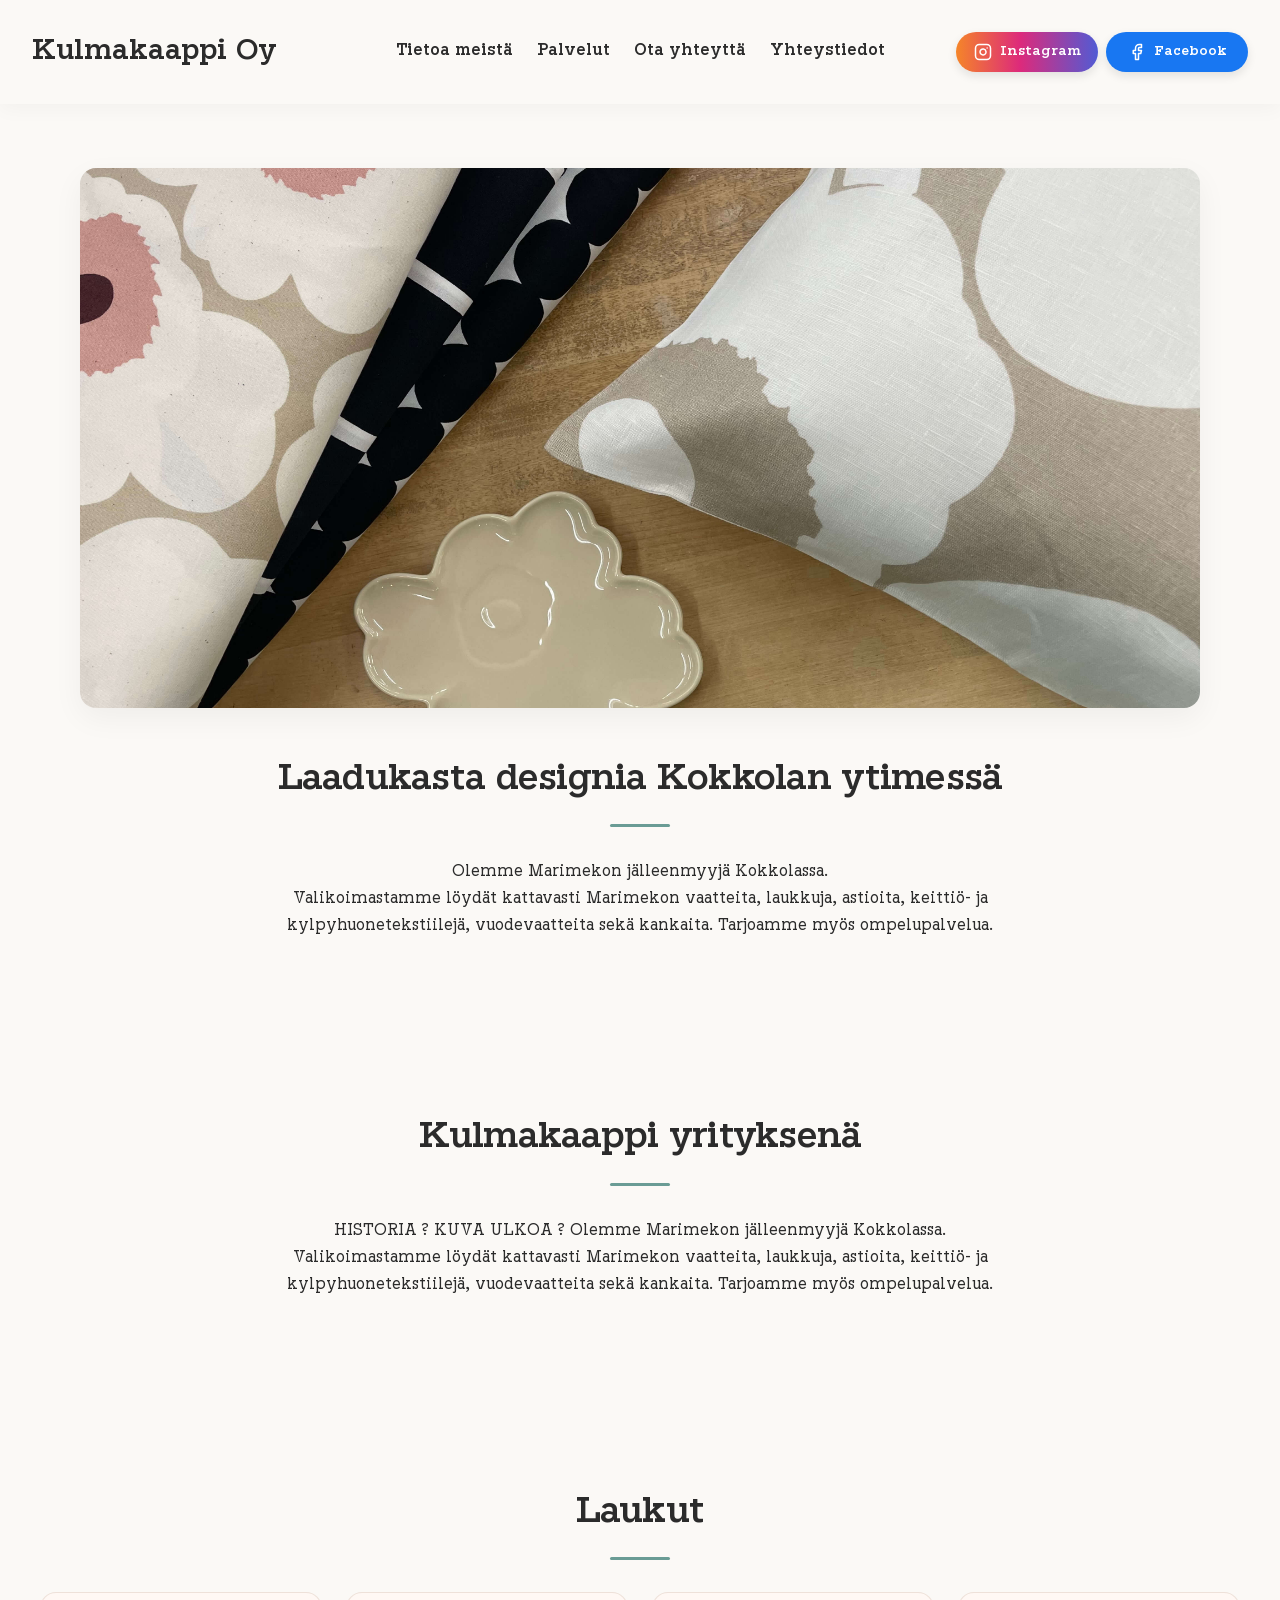
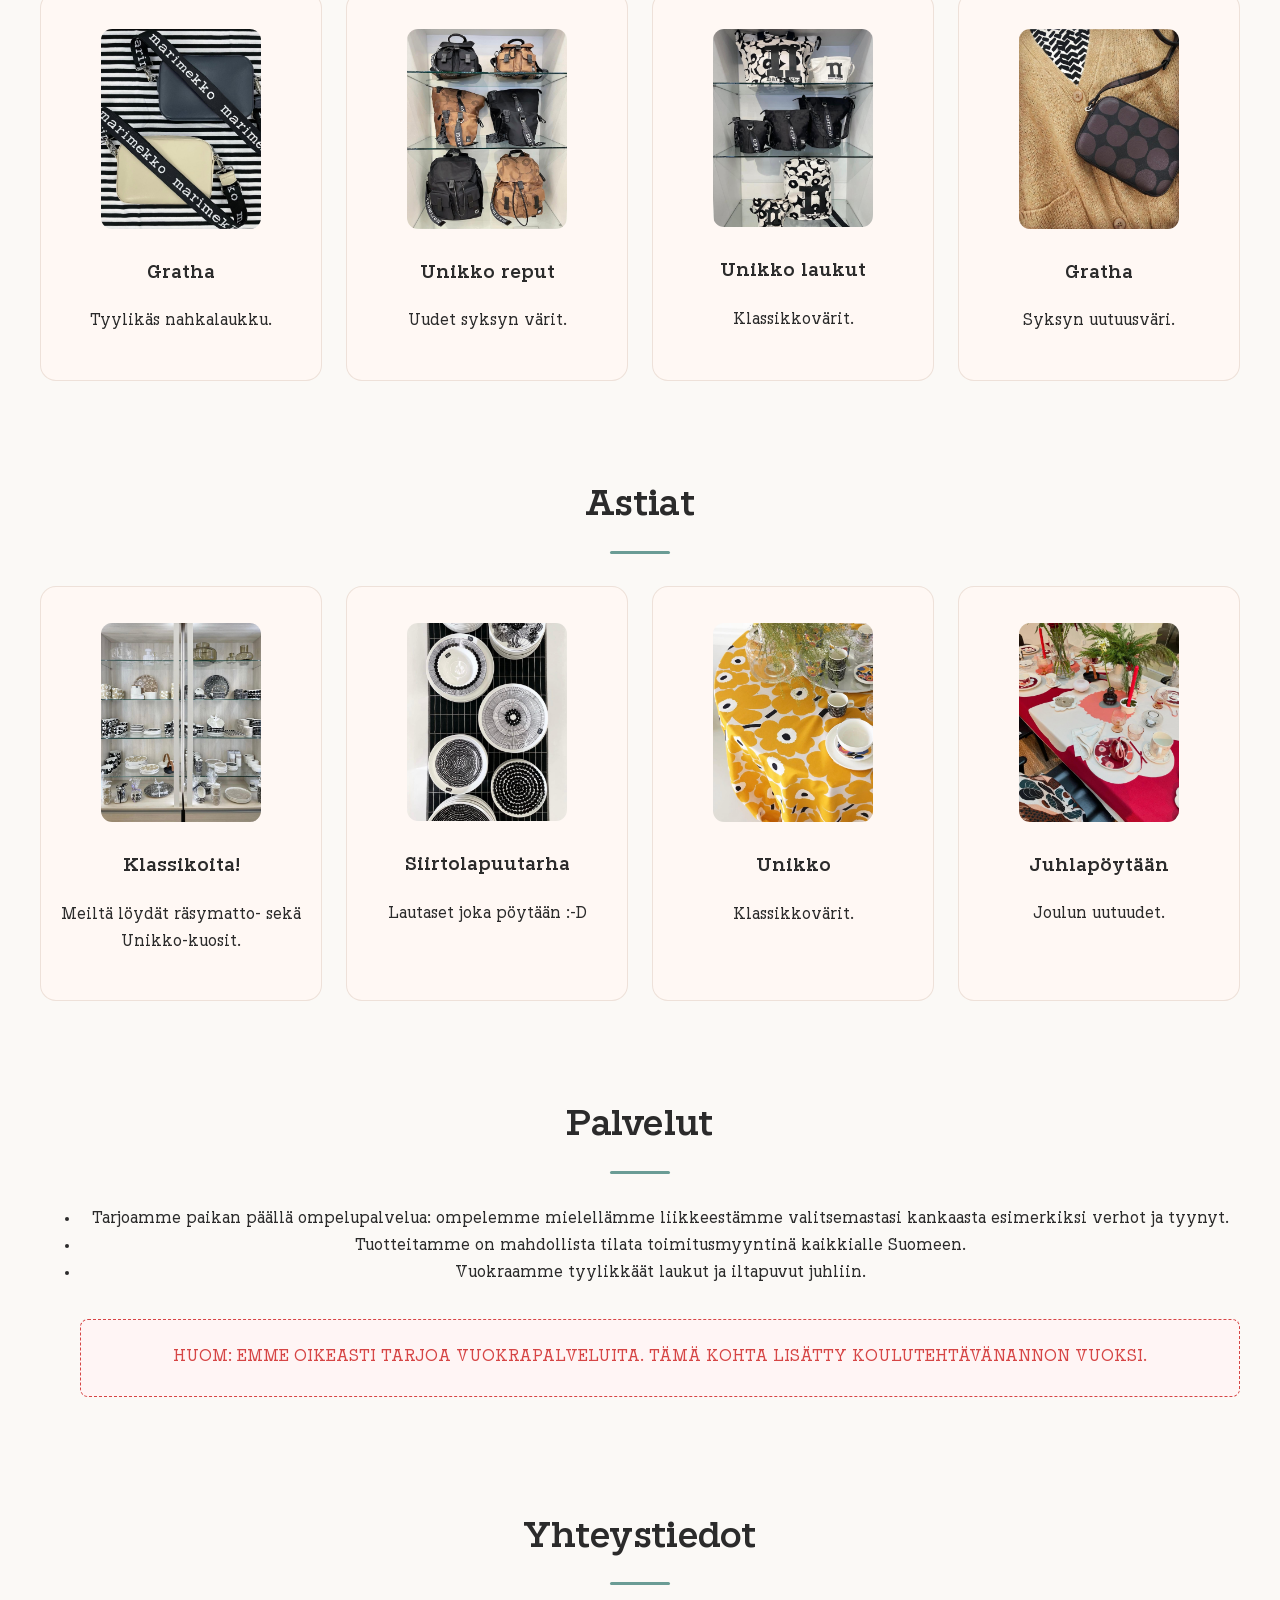
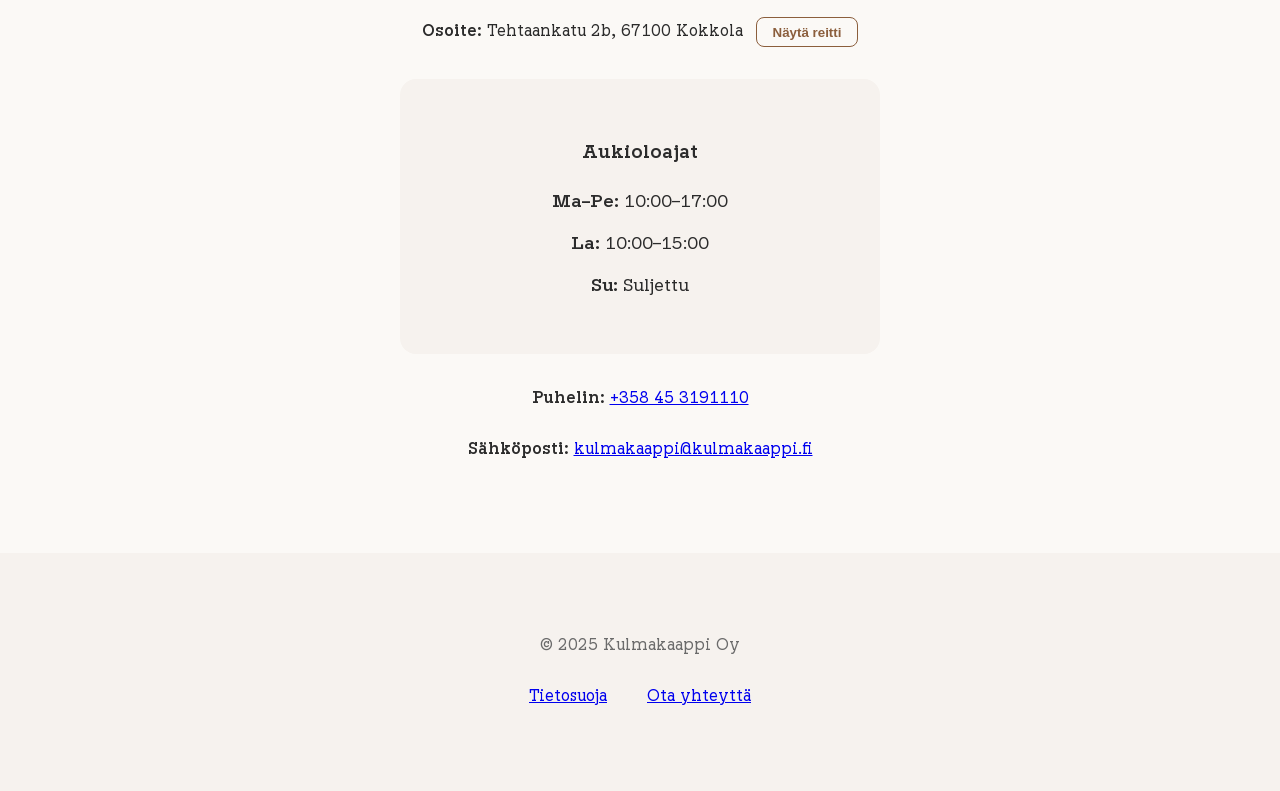
<file: index.html>
<!DOCTYPE html>
<html lang="fi">

<head>
    <meta charset="UTF-8" />
    <meta name="viewport" content="width=device-width, initial-scale=1.0" />
    <title>Kulmakaappi Oy - Etusivu</title>
    <link rel="stylesheet" href="style.css" />
</head>

<body>
    <header>
        <nav>
            <h1><a href="index.html" class="logo-link">Kulmakaappi Oy</a></h1>
            <ul>
                <li><a href="index.html#about">Tietoa meistä</a></li>
                <li><a href="index.html#features">Palvelut</a></li>
                <li><a href="lomake.html">Ota yhteyttä</a></li>
                <li><a href="#contact-info">Yhteystiedot</a></li>
            </ul>
            <div class="social-links">
                <!-- Instagram -->
                <a class="instagram-link" href="https://www.instagram.com/kulmakaappi_oy" target="_blank"
                    rel="noopener noreferrer">
                    <svg width="18" height="18" viewBox="0 0 24 24" fill="none" stroke="currentColor" stroke-width="2"
                        stroke-linecap="round" stroke-linejoin="round">
                        <rect x="2" y="2" width="20" height="20" rx="5" ry="5"></rect>
                        <path d="M16 11.37A4 4 0 1 1 12.63 8 4 4 0 0 1 16 11.37z"></path>
                        <line x1="17.5" y1="6.5" x2="17.51" y2="6.5"></line>
                    </svg>
                    <span class="social-text">Instagram</span>
                </a>

                <!-- Facebook -->
                <a class="facebook-link" href="https://www.facebook.com/p/Kulmakaappi-Oy-61572258723667/"
                    target="_blank" rel="noopener noreferrer">
                    <svg width="18" height="18" viewBox="0 0 24 24" fill="none" stroke="currentColor" stroke-width="2"
                        stroke-linecap="round" stroke-linejoin="round">
                        <path d="M18 2h-3a5 5 0 0 0-5 5v3H7v4h3v8h4v-8h3l1-4h-4V7a1 1 0 0 1 1-1h3z"></path>
                    </svg>
                    <span class="social-text">Facebook</span>
                </a>
            </div>
        </nav>
    </header>

    <main>
        <section id="hero">
            <div class="hero-media">
                <figure class="hero-image single-image">
                    <img src="kuvat/TestiVaaka.jpeg" alt="Ompelupöydän kangas ja tyynyt" loading="high" />
                </figure>
            </div>
            <div class="hero-content">
                <h2>Laadukasta designia Kokkolan ytimessä</h2>
                <p>Olemme Marimekon jälleenmyyjä Kokkolassa.<br>Valikoimastamme löydät kattavasti Marimekon vaatteita, laukkuja, astioita, keittiö- ja kylpyhuonetekstiilejä, vuodevaatteita sekä kankaita. Tarjoamme myös ompelupalvelua.</p>
            </div>
        </section>

        <section id="about">
            <h2>Kulmakaappi yrityksenä</h2>
            <p>HISTORIA ? KUVA ULKOA ? Olemme Marimekon jälleenmyyjä Kokkolassa.<br>Valikoimastamme löydät kattavasti Marimekon vaatteita, laukkuja, astioita, keittiö- ja kylpyhuonetekstiilejä, vuodevaatteita sekä kankaita. Tarjoamme myös ompelupalvelua.</p>

        </section>
        <section id="products">
            <h2>Laukut</h2>
            <div class="product-grid">
                <article class="product-card">
                    <figure><img src="kuvat/grathat.jpeg" alt="Gratha laukku" loading="lazy" /></figure>
                    <h3>Gratha</h3>
                    <p>Tyylikäs nahkalaukku.</p>
                </article>
                <article class="product-card">
                    <figure><img src="kuvat/reput.jpeg" alt="Unikko reput" loading="lazy" /></figure>
                    <h3>Unikko reput</h3>
                    <p>Uudet syksyn värit.</p>
                </article>
                <article class="product-card">
                    <figure><img src="kuvat/unikkoreppu.jpeg" alt="Unikko" loading="lazy" /></figure>
                    <h3>Unikko laukut</h3>
                    <p>Klassikkovärit.</p>
                </article>
                <article class="product-card">
                    <figure><img src="kuvat/ruskeelaukku.jpeg" alt="syksy Gratha" loading="lazy" /></figure>
                    <h3>Gratha</h3>
                    <p>Syksyn uutuusväri.</p>
                </article>
            </div>
        </section>

        <section id="products-astiat">
            <h2>Astiat</h2>
            <div class="product-grid">
                <article class="product-card">
                    <figure><img src="kuvat/astia1.jpeg" alt="astiahylly" loading="lazy" /></figure>
                    <h3>Klassikoita!</h3>
                    <p>Meiltä löydät räsymatto- sekä Unikko-kuosit.</p>
                </article>
                <article class="product-card">
                    <figure><img src="kuvat/astia2.jpeg" alt="Lautaset" loading="lazy" /></figure>
                    <h3>Siirtolapuutarha</h3>
                    <p>Lautaset joka pöytään :-D</p>
                </article>
                <article class="product-card">
                    <figure><img src="kuvat/astia3.jpeg" alt="Unikko" loading="lazy" /></figure>
                    <h3>Unikko</h3>
                    <p>Klassikkovärit.</p>
                </article>
                <article class="product-card">
                    <figure><img src="kuvat/astia4.jpeg" alt="Joulu" loading="lazy" /></figure>
                    <h3>Juhlapöytään</h3>
                    <p>Joulun uutuudet.</p>
                </article>
            </div>
        </section>

        <section id="features">
            <h2>Palvelut</h2>
            <ul>
                <li>Tarjoamme paikan päällä ompelupalvelua: ompelemme mielellämme liikkeestämme valitsemastasi kankaasta
                    esimerkiksi verhot ja tyynyt.</li>
                <li>Tuotteitamme on mahdollista tilata toimitusmyyntinä kaikkialle Suomeen.</li>
                <li>Vuokraamme tyylikkäät laukut ja iltapuvut juhliin.</li>
                <li class="school-project-note">HUOM: EMME OIKEASTI TARJOA VUOKRAPALVELUITA. TÄMÄ KOHTA LISÄTTY
                    KOULUTEHTÄVÄNANNON VUOKSI.</li>
            </ul>
        </section>

        <section id="contact-info">
            <h2>Yhteystiedot</h2>
            <div class="contact-details">
                <p><strong>Osoite:</strong> Tehtaankatu 2b, 67100 Kokkola
                    <button class="open-map" data-address="Tehtaankatu 2b, 67100 Kokkola">Näytä reitti</button>
                </p>
                <div class="opening-hours">
                    <h3>Aukioloajat</h3>
                    <ul>
                        <li><strong>Ma–Pe:</strong> 10:00–17:00</li>
                        <li><strong>La:</strong> 10:00–15:00</li>
                        <li><strong>Su:</strong> Suljettu</li>
                    </ul>
                </div>
                <p><strong>Puhelin:</strong> <a href="tel:+358453191110">+358 45 3191110</a></p>
                <p><strong>Sähköposti:</strong> <a
                        href="mailto:kulmakaappi@kulmakaappi.fi">kulmakaappi@kulmakaappi.fi</a></p>
            </div>
        </section>
        <a href="#" class="scroll-to-top" aria-label="Palaa sivun alkuun">↑</a>
    </main>

    <footer>
        <p>© 2025 Kulmakaappi Oy</p>
        <nav>
            <ul>
                <li><a href="#">Tietosuoja</a></li>
                <li><a href="lomake.html">Ota yhteyttä</a></li>
            </ul>
        </nav>
    </footer>

    <!-- Map Modal -->
    <div id="map-modal" class="map-modal" aria-hidden="true">
        <div class="map-modal-content">
            <button class="map-close" aria-label="Sulje kartta">✕</button>
            <div class="map-wrapper"><iframe src="about:blank" title="Kartta" loading="lazy"></iframe></div>
        </div>
    </div>

    <div id="lightbox" class="lightbox" aria-hidden="true">
        <button class="close" aria-label="Sulje kuva">✕</button>
        <img src="[data-uri]" alt="Laajennettu kuva" />
    </div>

    <script>
        document.addEventListener('DOMContentLoaded', function () {
            // --- SCROLL TO TOP NAPIN LOGIIKKA ---
            const scrollTopBtn = document.querySelector('.scroll-to-top');

            if (scrollTopBtn) {
                scrollTopBtn.addEventListener('click', function (event) {
                    event.preventDefault();
                    window.scrollTo({
                        top: 0,
                        left: 0,
                        behavior: 'smooth'
                    });
                });
            }

            window.addEventListener('scroll', () => {
                if (scrollTopBtn) {
                    // Nappi ilmestyy, kun on skrollattu 400 pikseliä alas
                    if (window.pageYOffset > 400) {
                        scrollTopBtn.classList.add('show');
                    } else {
                        scrollTopBtn.classList.remove('show');
                    }
                }
            });
            // --- KARTTA-MODAL ---
            const modal = document.getElementById('map-modal');
            if (modal) {
                const closeBtn = modal.querySelector('.map-close');
                const openButtons = document.querySelectorAll('.open-map');
                const iframe = modal.querySelector('iframe');

                openButtons.forEach(btn => btn.addEventListener('click', () => {
                    iframe.src = `https://www.google.com/maps?q=${encodeURIComponent(btn.dataset.address)}&output=embed`;
                    modal.classList.add('show');
                    modal.setAttribute('aria-hidden', 'false');
                }));
                const closeMap = () => {
                    modal.classList.remove('show');
                    modal.setAttribute('aria-hidden', 'true');
                    iframe.src = '';
                };
                closeBtn.addEventListener('click', closeMap);
                modal.addEventListener('click', (e) => { if (e.target === modal) closeMap(); });
            }

            // --- LIGHTBOX (KUVAT) ---
            const lightbox = document.getElementById('lightbox');
            if (lightbox) {
                const lbImg = lightbox.querySelector('img');
                const closeLbBtn = lightbox.querySelector('.close');

                const openLb = (src) => {
                    lbImg.src = src;
                    lightbox.classList.add('show');
                    lightbox.setAttribute('aria-hidden', 'false');
                    document.body.style.overflow = 'hidden'; // Estää taustan skrollauksen
                };

                const closeLb = () => {
                    lightbox.classList.remove('show');
                    lightbox.setAttribute('aria-hidden', 'true');
                    document.body.style.overflow = '';
                    // Tyhjennetään kuva viiveellä, ettei se välkähdä suljettaessa
                    setTimeout(() => { lbImg.src = '[data-uri]'; }, 300);
                };

                // Etsitään kaikki tuotekorttien kuvat ja lisätään klikkaustapahtuma
                document.querySelectorAll('.product-card img').forEach(img => {
                    img.addEventListener('click', () => openLb(img.src));
                    img.style.cursor = 'zoom-in';
                });

                closeLbBtn.addEventListener('click', closeLb);
                lightbox.addEventListener('click', (e) => { if (e.target === lightbox) closeLb(); });
            }

            // Yhteinen ESC-näppäimen kuuntelija molemmille modaaleille
            document.addEventListener('keydown', (e) => {
                if (e.key === 'Escape') {
                    // Suljetaan molemmat, jos ne ovat auki
                    if (modal) modal.classList.remove('show');
                    if (lightbox) {
                        lightbox.classList.remove('show');
                        document.body.style.overflow = '';
                    }
                }
            });
        });
    </script>
</body>

</html>
</file>
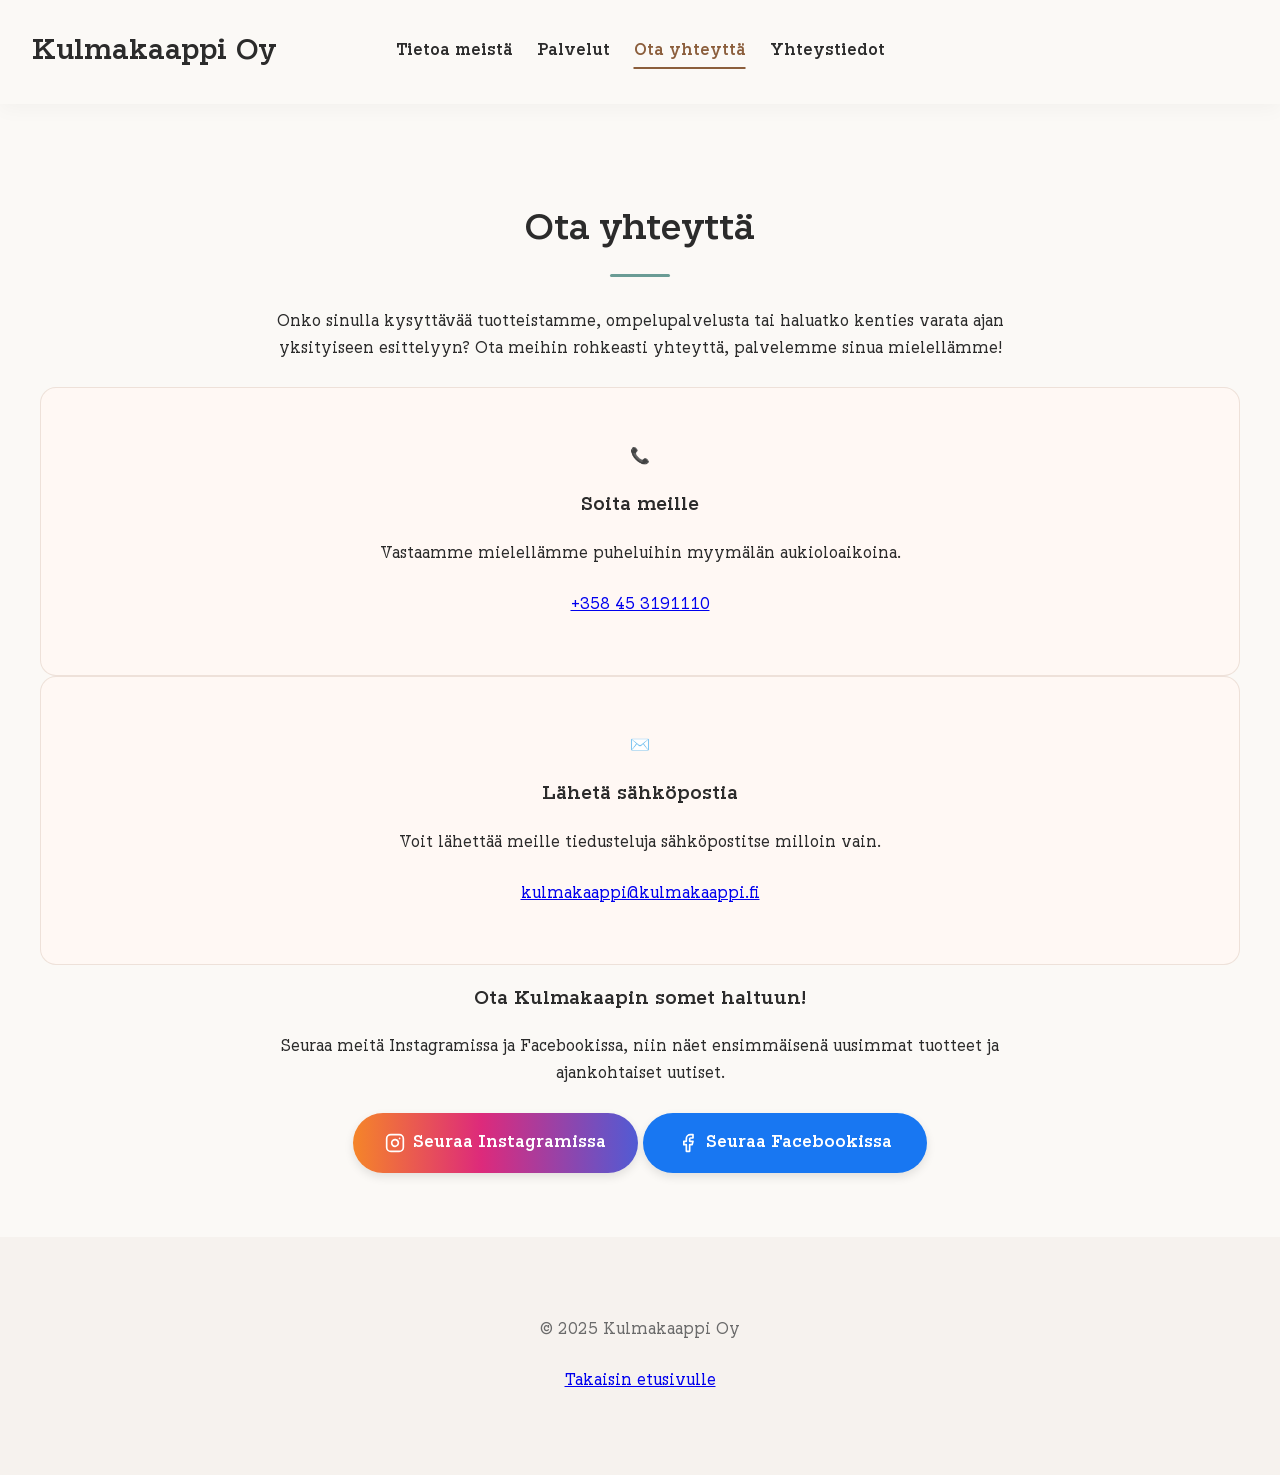
<file: lomake.html>
<!DOCTYPE html>
<html lang="fi">

<head>
    <meta charset="UTF-8" />
    <meta name="viewport" content="width=device-width, initial-scale=1.0" />
    <title>Kulmakaappi Oy - Ota yhteyttä</title>
    <link rel="stylesheet" href="style.css" />
</head>

<body>
    <header id="top">
        <nav>
            <h1><a href="index.html" class="logo-link">Kulmakaappi Oy</a></h1>
            <ul>
                <li><a href="index.html#about">Tietoa meistä</a></li>
                <li><a href="index.html#features">Palvelut</a></li>
                <li><a href="lomake.html" class="active">Ota yhteyttä</a></li>
                <li><a href="index.html#contact-info">Yhteystiedot</a></li>
            </ul>
            <!-- Tyhjä div pitää valikon keskellä, koska se on flex-lapsi kuten logo -->
            <div class="social-links"></div>
        </nav>
    </header>

    <main>
        <section id="contact-page">
            <h2>Ota yhteyttä</h2>
            <div class="contact-intro center-text">
                <p>Onko sinulla kysyttävää tuotteistamme, ompelupalvelusta tai haluatko kenties varata ajan yksityiseen
                    esittelyyn? Ota meihin rohkeasti yhteyttä, palvelemme sinua mielellämme!</p>
            </div>

            <div class="contact-grid-simple">
                <!-- Puhelin -->
                <div class="contact-card-simple">
                    <div class="icon-circle">📞</div>
                    <h3>Soita meille</h3>
                    <p>Vastaamme mielellämme puheluihin myymälän aukioloaikoina.</p>
                    <a href="tel:+358453191110" class="contact-big-link">+358 45 3191110</a>
                </div>

                <!-- Sähköposti -->
                <div class="contact-card-simple">
                    <div class="icon-circle">✉️</div>
                    <h3>Lähetä sähköpostia</h3>
                    <p>Voit lähettää meille tiedusteluja sähköpostitse milloin vain.</p>
                    <a href="mailto:kulmakaappi@kulmakaappi.fi" class="contact-big-link">kulmakaappi@kulmakaappi.fi</a>
                </div>
            </div>

            <!-- Sometus-osio -->
            <div class="social-cta-container">
                <h3>Ota Kulmakaapin somet haltuun!</h3>
                <p>Seuraa meitä Instagramissa ja Facebookissa, niin näet ensimmäisenä uusimmat tuotteet ja ajankohtaiset
                    uutiset.</p>

                <div class="social-buttons-large">
                    <!-- Instagram -->
                    <a class="instagram-link" href="https://www.instagram.com/kulmakaappi_oy" target="_blank"
                        rel="noopener noreferrer">
                        <svg width="20" height="20" viewBox="0 0 24 24" fill="none" stroke="currentColor"
                            stroke-width="2" stroke-linecap="round" stroke-linejoin="round">
                            <rect x="2" y="2" width="20" height="20" rx="5" ry="5"></rect>
                            <path d="M16 11.37A4 4 0 1 1 12.63 8 4 4 0 0 1 16 11.37z"></path>
                            <line x1="17.5" y1="6.5" x2="17.51" y2="6.5"></line>
                        </svg>
                        Seuraa Instagramissa
                    </a>

                    <!-- Facebook -->
                    <a class="facebook-link" href="https://www.facebook.com/p/Kulmakaappi-Oy-61572258723667/"
                        target="_blank" rel="noopener noreferrer">
                        <svg width="20" height="20" viewBox="0 0 24 24" fill="none" stroke="currentColor"
                            stroke-width="2" stroke-linecap="round" stroke-linejoin="round">
                            <path d="M18 2h-3a5 5 0 0 0-5 5v3H7v4h3v8h4v-8h3l1-4h-4V7a1 1 0 0 1 1-1h3z"></path>
                        </svg>
                        Seuraa Facebookissa
                    </a>
                </div>
            </div>
        </section>
        <a href="#top" class="scroll-to-top" aria-label="Palaa sivun alkuun">↑</a>
    </main>

    <footer>
        <p>© 2025 Kulmakaappi Oy</p>
        <nav>
            <ul>
                <li><a href="index.html">Takaisin etusivulle</a></li>
            </ul>
        </nav>
    </footer>
</body>
<script>
    document.addEventListener('DOMContentLoaded', function () {
        const scrollTopBtn = document.querySelector('.scroll-to-top');

        // Nappi ilmestyy näkyviin, kun on skrollattu alaspäin
        window.addEventListener('scroll', () => {
            if (window.pageYOffset > 300) {
                scrollTopBtn.classList.add('show');
            } else {
                scrollTopBtn.classList.remove('show');
            }
        });

        // Smooth scroll -toiminto napille
        scrollTopBtn.addEventListener('click', function (e) {
            e.preventDefault();
            window.scrollTo({
                top: 0,
                behavior: 'smooth'
            });
        });
    });
</script>

</html>
</file>
<file: style.css>
:root {
    --primary: #8B5E3C;
    --accent: #6A9C95;
    --secondary: #F6F2EE;
    --background: #FBF9F6;
    --card-bg: #FFF8F4;
    --text-dark: #2b2b2b;
    --text-light: #6b6b6b;
    --radius: 1rem;
    --max-width: 1200px;
    --font-main: "Marimekko", "Segoe UI", Roboto, Helvetica, Arial, sans-serif;
}

/* FONTTIASENNUKSET */
@font-face {
    font-family: "Marimekko";
    src: url("fonts/Marimekko-Thin.woff2") format("woff2");
    font-weight: 100;
    font-display: swap;
}

@font-face {
    font-family: "Marimekko";
    src: url("fonts/Marimekko-Book.woff2") format("woff2");
    font-weight: 400;
    font-display: swap;
}

@font-face {
    font-family: "Marimekko";
    src: url("fonts/Marimekko-Bold.woff2") format("woff2");
    font-weight: 700;
    font-display: swap;
}

/* YLEISET TYYLIT */
html {
    scroll-behavior: smooth;
}

body {
    font-family: var(--font-main);
    margin: 0;
    color: var(--text-dark);
    background: var(--background);
    line-height: 1.7;
}

p {
    max-width: 800px;
    margin-left: auto;
    margin-right: auto;
    margin-bottom: 1.5rem;
}

/* HEADER & NAV */
header nav {
    display: flex;
    align-items: center;
    padding: 1rem 2rem;
    background: rgba(251, 249, 246, 0.95);
    backdrop-filter: blur(8px);
    position: sticky;
    top: 0;
    z-index: 1000;
    box-shadow: 0 4px 20px rgba(0, 0, 0, 0.04);
    min-height: 4.5rem;
}

header nav h1 {
    font-size: 1.8rem;
    margin: 0;
    flex: 1;
}

.logo-link {
    text-decoration: none;
    color: var(--text-dark);
}

header ul {
    list-style: none;
    display: flex;
    gap: 1.5rem;
    padding: 0;
    margin: 0;
    position: absolute;
    left: 50%;
    transform: translateX(-50%);
    white-space: nowrap;
}

header ul li a {
    color: var(--text-dark);
    text-decoration: none;
    font-weight: 600;
    padding: 0.5rem 0;
    transition: color 0.2s;
    position: relative;
}

header ul li a::after {
    content: '';
    position: absolute;
    bottom: -2px;
    left: 0;
    width: 0;
    height: 2px;
    background: var(--primary);
    transition: width 0.3s ease;
}

header ul li a:hover::after,
header ul li a.active::after {
    width: 100%;
}

header ul li a:hover,
header ul li a.active {
    color: var(--primary);
}

/* Somemet */
.social-links {
    flex: 1;
    display: flex;
    justify-content: flex-end;
    gap: 0.5rem;
}

.instagram-link,
.facebook-link {
    display: inline-flex;
    align-items: center;
    justify-content: center;
    gap: 0.5rem;
    color: white;
    text-decoration: none;
    font-weight: 700;
    padding: 0.5rem 1rem;
    border-radius: 999px;
    font-size: 0.85rem;
    transition: all 0.3s ease;
    box-shadow: 0 4px 10px rgba(0, 0, 0, 0.1);

    /* PAKOTETTU LEVEYS PIENILLE NAPEILLE */
    min-width: 110px;
}

.instagram-link:hover,
.facebook-link:hover {
    transform: translateY(-4px);
    box-shadow: 0 8px 20px rgba(0, 0, 0, 0.15);
}

.instagram-link {
    background: linear-gradient(90deg, #f58529 0%, #dd2a7b 45%, #515bd4 100%);
}

.facebook-link {
    background: #1877F2;
}

/* SECTIONS */
section {
    max-width: var(--max-width);
    margin: auto;
    padding: 4rem 1.5rem;
    text-align: center;
}

section h2 {
    font-size: 2.3rem;
    margin-bottom: 2rem;
    position: relative;
    display: block;
    letter-spacing: -0.02em;
}

section h2::after {
    content: '';
    display: block;
    height: 3px;
    background: var(--accent);
    width: 60px;
    margin: 0.8rem auto 0;
    border-radius: 4px;
}

#products+#products-astiat,
#products-astiat+#features,
#features+#contact-info {
    padding-top: 0;
}

/* HERO */
#hero {
    padding-top: 3rem;
    padding-bottom: 3rem;
}

.hero-image img {
    width: 100%;
    max-width: 1200px;
    height: auto;
    max-height: 60vh;
    object-fit: cover;
    border-radius: var(--radius);
    box-shadow: 0 10px 30px rgba(0, 0, 0, 0.05);
}

/* TUOTEKORTIT */
.product-grid {
    display: grid;
    grid-template-columns: repeat(auto-fill, minmax(230px, 1fr));
    gap: 1.5rem;
    margin-top: 1rem;
}

.product-card {
    background: var(--card-bg);
    padding: 1.25rem;
    border-radius: var(--radius);
    text-align: center;
    transition: all 0.4s cubic-bezier(0.165, 0.84, 0.44, 1);
    border: 1px solid rgba(139, 94, 60, 0.15);
}

.product-card:hover {
    transform: translateY(-8px);
    box-shadow: 0 15px 35px rgba(139, 94, 60, 0.1);
    border-color: var(--primary);
}

.product-card img {
    width: 100%;
    border-radius: 0.7rem;
    cursor: zoom-in;
}

/* VIDEOT */
.about-video video {
    width: 100%;
    max-width: 800px;
    border-radius: var(--radius);
    display: block;
    margin: 2rem auto;
    box-shadow: 0 10px 30px rgba(0, 0, 0, 0.05);
}

.tuote-video {
    width: 100%;
    max-width: 360px;
    aspect-ratio: 9/16;
    object-fit: cover;
    border-radius: 1rem;
    display: block;
    margin: 0 auto;
    box-shadow: 0 10px 30px rgba(0, 0, 0, 0.15);
}

/* YHTEYSTIEDOT */
.opening-hours {
    margin: 2rem auto;
    background: var(--secondary);
    padding: 2.5rem;
    border-radius: var(--radius);
    max-width: 400px;
}

.contact-card-simple {
    background: var(--card-bg);
    padding: 3.5rem 2rem;
    border-radius: var(--radius);
    text-align: center;
    border: 1px solid rgba(139, 94, 60, 0.15);
}

/* NÄYTÄ REITTI -PAINIKE */
#contact-info button.open-map {
    background: transparent;
    border: 1px solid var(--primary);
    color: var(--primary);
    padding: 0.4rem 1rem;
    border-radius: 0.5rem;
    cursor: pointer;
    margin-left: 0.5rem;
    font-weight: 600;
    transition: all 0.3s ease;
}

#contact-info button.open-map:hover {
    background: var(--primary);
    color: white;
    transform: translateY(-2px);
    box-shadow: 0 4px 12px rgba(139, 94, 60, 0.2);
}

/* FOOTER */
footer {
    text-align: center;
    padding: 4rem 2rem;
    background: var(--secondary);
    color: var(--text-light);
}

footer ul {
    list-style: none;
    padding: 0;
    display: flex;
    justify-content: center;
    gap: 2.5rem;
    margin-top: 1.5rem;
}

/* KELLUVA NAPPI */
.scroll-to-top {
    position: fixed;
    bottom: 2.5rem;
    right: 2.5rem;
    background: var(--primary);
    color: white;
    width: 3.5rem;
    height: 3.5rem;
    border-radius: 50%;
    display: flex;
    align-items: center;
    justify-content: center;
    text-decoration: none;
    font-size: 1.8rem;
    z-index: 2000;
    opacity: 0;
    visibility: hidden;
    transition: all 0.3s ease;
    box-shadow: 0 8px 20px rgba(139, 94, 60, 0.2);
}

.scroll-to-top.show {
    opacity: 1;
    visibility: visible;
}

.scroll-to-top:hover {
    transform: translateY(-5px);
    background: var(--accent);
}

/* MODALS & KARTTA */
.lightbox,
.map-modal {
    position: fixed;
    inset: 0;
    background: rgba(0, 0, 0, 0.88);
    display: flex;
    justify-content: center;
    align-items: center;
    opacity: 0;
    visibility: hidden;
    z-index: 10000;
    transition: 0.3s;
}

.lightbox.show,
.map-modal.show {
    opacity: 1;
    visibility: visible;
}

.lightbox img {
    max-width: 90vw;
    max-height: 85vh;
    object-fit: contain;
    border-radius: 0.5rem;
}

.map-modal-content {
    background: white;
    width: 95%;
    max-width: 1000px;
    height: 80vh;
    border-radius: 1rem;
    position: relative;
    overflow: hidden;
    box-shadow: 0 25px 60px rgba(0, 0, 0, 0.3);
}

.map-wrapper,
.map-wrapper iframe {
    width: 100%;
    height: 100%;
    border: none;
    display: block;
}

.map-close {
    position: absolute;
    top: 1rem;
    right: 1.5rem;
    background: white;
    width: 45px;
    height: 45px;
    border-radius: 50%;
    display: flex;
    align-items: center;
    justify-content: center;
    cursor: pointer;
    border: none;
    box-shadow: 0 4px 15px rgba(0, 0, 0, 0.1);
}

/* RESPONSIVE */
@media (max-width: 900px) {
    header nav {
        flex-direction: column;
        padding: 1.5rem;
        min-height: auto;
    }

    header ul {
        position: static;
        transform: none;
        margin: 1.5rem 0;
        flex-wrap: wrap;
        justify-content: center;
    }

    .social-links {
        margin-top: 1rem;
        justify-content: center;
    }
}

.school-project-note {
    margin-top: 2rem;
    color: #d64545;
    border: 1px dashed #d64545;
    padding: 1.5rem;
    border-radius: 0.5rem;
    background: #fff5f5;
    list-style: none;
}

/* AUKIOLOAIKOJEN JA SOMENAPPIEN KORJAUKSET */
.opening-hours ul {
    list-style: none;
    padding: 0;
    margin: 0;
    text-align: center;
}

.opening-hours li {
    margin-bottom: 0.75rem;
    font-size: 1.1rem;
    list-style-type: none;
}

/* PAKOTETTU LEVEYS OTA YHTEYTTÄ -SIVUN ISOLLE NAPEILLE */
.social-buttons-large a {
    padding: 1rem 2rem;
    font-size: 1.05rem;
    min-width: 220px;
}
</file>
